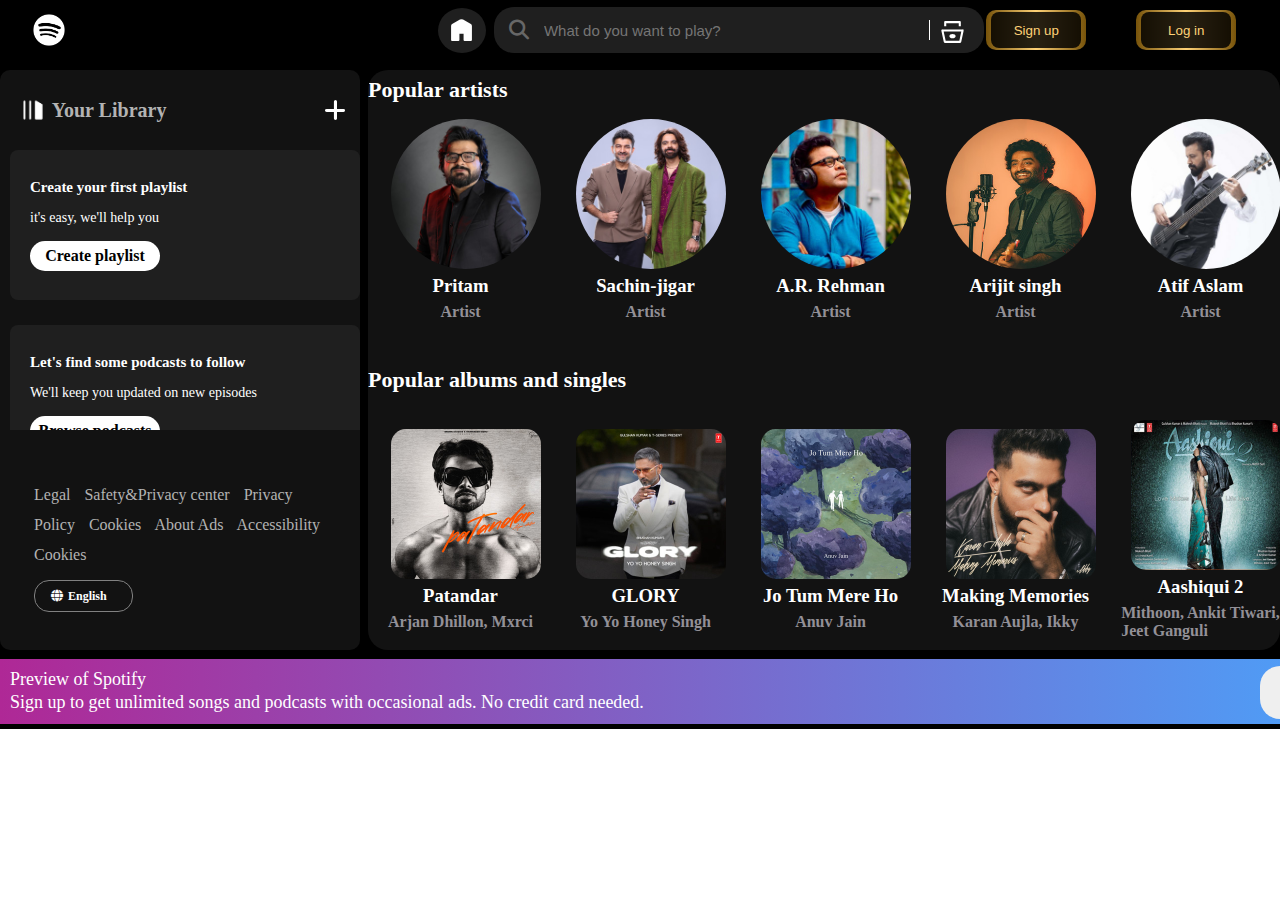
<file: index.html>
<!DOCTYPE html>
<html lang="en">

<head>

  <title>Spotify-Web Player:Music for everyone</title>
  <!-- Link Css Folder Here -->
  <link rel="stylesheet" href="css/style.css">
  <!-- Link Css Folder End -->
  <!-- Link favicon Here-->
  <link rel="shortcut icon" href="SpotifyImg/spotify_logo.webp" type="image/x-icon">
  <!-- Link favicon End-->
  <!-- Link font-awesome Here -->
  <link rel="stylesheet" href="https://cdnjs.cloudflare.com/ajax/libs/font-awesome/6.7.1/css/all.min.css" />
  <!-- Link font-awesome End -->

</head>

<body>

  <main>
         
       <!-- Header box Start  -->

    <div id="spotify-mainBox">


      <header>
        <div class="spotify_logoBox">
          <img src="SpotifyImg/spotify logo.png" alt="">
        </div>

        <div class="navbar-box">

          <div class="home-logoBox">
            <img src="SpotifyImg/asset 50.svg" alt="">
          </div>

          <div class="search-bar">
            <i class="fa-solid fa-magnifying-glass hover"></i>
            <input id="inp" placeholder="What do you want to play?" type="text">
            <div class="browse-box">
              <a href=""> <img src="SpotifyImg/asset 53.svg" alt=""></a>

            </div>

          </div>



        </div>


        <div class="logAndSign-box">
         <a href="Sign_up.html"> <button class="Btn">
          </button></a>
          <a href="Log_In.html"> <button class="Btn1">
            </button></a>
        </div>
      </header>
    </div>

       <!-- Header box End  -->



   <!-- main Container box Start -->

    <section id="main_container">

        <div class="ExtraPosition-box">

          <div class="SignupFree">
              <div class="previewContent">
                 <p style="color: white; font-size: 18px; padding-bottom: 2px;">Preview of Spotify</p>
                 <p style="color: white; font-size: 18px;">Sign up to get unlimited songs and podcasts with occasional ads. No credit card needed.</p>
              </div>

              <div class="SignUpForFree-Btn">
                 <a href="Sign_up.html"> <button class="btnsignFree">Sign up For Free</button></a>
              </div>
             

          </div>

        </div>

      <!-- sidebarLeft box start -->
      <div class="sidebar_box">

        <div class="first_boxSide">
          <div class="firstSide_img">
            <div class="firstBtn_box">
              <img width="28px;" height="28px" src="SpotifyImg/favicon-Photoroom.png" alt="">
              <p style="font-size: 20px;">Your Library</p>
            </div>
            <div class="plues_box">
              <i class="fa-solid fa-plus"></i>
            </div>
          </div>
        </div>

        <div class="sideLeft-main-container">
          <div class="leftPlaylist">
            <h5>Create your first playlist</h5>
            <p>it's easy, we'll help you</p>
            <div class="create-playlist-button">Create playlist</div>
          </div>
          <div class="left-podcast">
            <h5>Let's find some podcasts to follow</h5>
            <p>We'll keep you updated on new episodes</p>
            <div class="create-playlist-button">Browse podcasts</div>
          </div>
        </div>


        <div class="sideLast_box">
          <div class="link_page">

            <a href="https://www.spotify.com/in-en/legal/end-user-agreement/"><span>Legal</span></a>
            <a href="https://www.spotify.com/in-en/safetyandprivacy"><span>Safety&Privacy center</span></a>
            <a href="https://www.spotify.com/in-en/legal/privacy-policy/"><span>Privacy Policy</span></a>
            <a href="https://www.spotify.com/in-en/legal/cookies-policy/"><span>Cookies</span></a>
            <a href="https://www.spotify.com/in-en/legal/privacy-policy/#s3"><span>About Ads</span></a>
            <a href="https://www.spotify.com/in-en/accessibility"><span>Accessibility</span></a> <br>
            <a href="https://www.spotify.com/in-en/legal/cookies-policy/"><span>Cookies</span></a>

            <div class="language"><i style="margin-right: 5px;" class="fa-solid fa-globe"></i>English</div>
          </div>

        </div>

      </div>

      <!-- sidebarLeft box End -->




      <!-- sidebarRight box Start -->

      <div class="rightscroll_box">

        <!-- OneRight box Start -->

        <div class="firstRight_box">
          <div class="firstRight_boxHeading">
            <h1>Popular artists</h1>
            <p>Show all</p>
          </div>

          <div class="album-startBox">
            <div class="pritam">
              <img src="SpotifyImg/asset 0.jpeg" alt="">
              <h3 style="color: white;">Pritam</h3>
              <h4 style="color: #929097;">Artist</h4>
              <div class="playbtn">

              </div>
            </div>


            <div class="pritam">
              <img src="SpotifyImg/asset 1.jpeg" alt="">
              <h3 style="color: white;">Sachin-jigar</h3>
              <h4 style="color: #929097;">Artist</h4>
              <div class="playbtn">

              </div>
            </div>
            <div class="pritam">
              <img src="SpotifyImg/asset 2.jpeg" alt="">
              <h3 style="color: white;">A.R. Rehman</h3>
              <h4 style="color: #929097;">Artist</h4>
              <div class="playbtn">

              </div>
            </div>
            <div class="pritam">
              <img src="SpotifyImg/asset 3.jpeg" alt="">
              <h3 style="color: white;">Arijit singh</h3>
              <h4 style="color: #929097;">Artist</h4>
              <div class="playbtn">

              </div>
            </div>
            <div class="pritam">
              <img src="SpotifyImg/asset 4.jpeg" alt="">
              <h3 style="color: white;">Atif Aslam</h3>
              <h4 style="color: #929097;">Artist</h4>
              <div class="playbtn">

              </div>
            </div>
            <div class="pritam">
              <img src="SpotifyImg/asset 5.jpeg" alt="">
              <h3 style="color: white;">Anirudh Ravichandar</h3>
              <h4 style="color: #929097;">Artist</h4>
              <div class="playbtn">
              </div>
            </div>

          </div>

        </div>
        <!-- OneRight box End -->


        <!-- TwoRight box Start -->

        <div class="firstRight_box">
          <div class="firstRight_boxHeading">
            <h1>Popular albums and singles</h1>
            <p>Show all</p>
          </div>

          <div class="album-startBox">
            <div class="GLORY">
              <img src="SpotifyImg/asset 10.jpeg" alt="">
              <h3 style="color: white;">Patandar</h3>
              <h4 style="color: #929097;">Arjan Dhillon, Mxrci</h4>
              <div class="playbtn">

              </div>
            </div>


            
            <div class="GLORY">
              <img src="SpotifyImg/asset 12.jpeg" alt="">
              <h3 style="color: white;">GLORY</h3>
              <h4 style="color: #929097;">Yo Yo Honey Singh</h4>
              <div class="playbtn">

              </div>
            </div>
            <div class="GLORY">
              <img src="SpotifyImg/asset 13.jpeg" alt="">
              <h3 style="color: white;"> Jo Tum Mere Ho</h3>
              <h4 style="color: #929097;">Anuv Jain</h4>
              <div class="playbtn">

              </div>
            </div>
            <div class="GLORY">
              <img src="SpotifyImg/asset 14.jpeg" alt="">
              <h3 style="color: white;"> Making Memories</h3>
              <h4 style="color: #929097;">Karan Aujla, Ikky</h4>
              <div class="playbtn">

              </div>
            </div>

            <div class="GLORY">
              <img src="SpotifyImg/asset 11.jpeg" alt="">
              <h3 style="color: white;">Aashiqui 2</h3>
              <h4 style="color: #929097;">Mithoon, Ankit Tiwari, <br> Jeet Ganguli</h4>
              <div class="playbtn">

              </div>
            </div>

            <div class="GLORY">
              <img src="SpotifyImg/asset 15.jpeg" alt="">
              <h3 style="color: white;">Yeh Jawani Hai <br> Deewani </h3>
              <h4 style="color: #929097;">Pritam</h4>
              <div class="playbtn">
              </div>
            </div>

          </div>

        </div>

        <!-- TwoRight box End -->


        <!-- threeRight box Start -->

        <div class="firstRight_box">
          <div class="firstRight_boxHeading">
            <h1>Popular radio</h1>
            <p>Show all</p>
          </div>

          <div class="album-startBox">
            <div class="GLORY">
              <img src="SpotifyImg/asset 19.jpeg" alt="">
              <p style="color:#929097;">With Sachin-Jigar, <br> Amit Trivedi, Mithoo... </p>
              <div class="playbtn">

              </div>
            </div>


            
            <div class="GLORY">
              <img src="SpotifyImg/asset 20.jpeg" alt="">
              <p style="color:#929097;">With Shubh, Karan <br> Aujla, AP Dhillon and...</p>
              <div class="playbtn">

              </div>
            </div>
            <div class="GLORY">
              <img src="SpotifyImg/asset 21.jpeg" alt="">
              <p style="color:#929097;">With Armaan Malik,  <br>  Mohit Chauhan,...</p>
              <div class="playbtn">

              </div>
            </div>
            <div class="GLORY">
              <img src="SpotifyImg/asset 22.jpeg" alt="">
              <p style="color:#929097;">With A.R. Rahman, Atif  <br> Aslam, Amit Trivedi...</p>
              <div class="playbtn">

              </div>
            </div>

            <div class="GLORY">
              <img src="SpotifyImg/asset 23.jpeg" alt="">
              <p style="color:#929097;">With Calvin Harris, <br> Avicii, Flo Rida and...</p>
              <div class="playbtn">

              </div>
            </div>

            <div class="GLORY">
              <img src="SpotifyImg/asset 24.jpeg" alt="">
              <p style="color: #929097;"> With Abhijeet, Asha  <br>  Bhosle, Jatin-Lalit an...  </p>
              <div class="playbtn">
              </div>
            </div>

          </div>

        </div>  
         
        <!-- threeRight box End -->


        <!-- fourRight box Start -->

        <div class="firstRight_box">
          <div class="firstRight_boxHeading">
            <h1>Featured Charts</h1>
            <p>Show all</p>
          </div>

          <div class="album-startBox">
            <div class="GLORY">
              <img src="SpotifyImg/asset 29.jpeg" alt="">
              <p style="color:#929097;">Your weekly update of  <br>  the most played... </p>
              <div class="playbtn">

              </div>
            </div>


            
            <div class="GLORY">
              <img src="SpotifyImg/asset 30.jpeg" alt="">
              <p style="color:#929097;">Your weekly update of  <br> the most played... </p>
              <div class="playbtn">

              </div>
            </div>
            <div class="GLORY">
              <img src="SpotifyImg/asset 31.jpeg" alt="">
              <p style="color:#929097;">Your daily update of   <br>  the most played... </p>
              <div class="playbtn">

              </div>
            </div>
            <div class="GLORY">
              <img src="SpotifyImg/asset 32.jpeg" alt="">
              <p style="color:#929097;">Your daily update of  <br> the most played... </p>
              <div class="playbtn">

              </div>
            </div>

            <div class="GLORY">
              <img src="SpotifyImg/asset 33.jpeg" alt="">
              <p style="color:#929097;">Your daily update of  <br> the most viral tracks... </p>
              <div class="playbtn">

              </div>
            </div>

            <div class="GLORY">
              <img src="SpotifyImg/asset 34.jpeg" alt="">
              <p style="color: #929097;">Your daily update of  <br>  the most viral tracks... </p>
              <div class="playbtn">
              </div>
            </div>

          </div>

        </div> 
        
        <!-- fourRight box end -->
        

        <!-- fiveRight box Start -->


        <div class="firstRight_box">
          <div class="firstRight_boxHeading">
            <h1> Playlists from our Editors</h1>
            <p>Show all</p>
          </div>

          <div class="album-startBox">
            <div class="GLORY">
              <img src="SpotifyImg/asset 35.jpeg" alt="">
              <p style="color:#929097;">The perfect   <br>   soundtracks to those... </p>
              <div class="playbtn">

              </div>
            </div>


            
            <div class="GLORY">
              <img src="SpotifyImg/asset 36.jpeg" alt="">
              <p style="color:#929097;">Cold beer. hot wings.  <br>  Great rock. </p>
              <div class="playbtn">

              </div>
            </div>
            <div class="GLORY">
              <img src="SpotifyImg/asset 37.jpeg" alt="">
              <p style="color:#929097;"> Perfect music for  <br> perfect food.   </p>
              <div class="playbtn">

              </div>
            </div>
            <div class="GLORY">
              <img src="SpotifyImg/asset 38.jpeg" alt="">
              <p style="color:#929097;"> Gettin'figgy with it,  <br> bana-na-na-nanana </p>
              <div class="playbtn">

              </div>
            </div>

            <div class="GLORY">
              <img src="SpotifyImg/asset 39.jpeg" alt="">
              <p style="color:#929097;"> Gentle Indie songs for  <br>  a relaxed dinner. </p>
              <div class="playbtn">

              </div>
            </div>

            <div class="GLORY">
              <img src="SpotifyImg/asset 40.jpeg" alt="">
              <p style="color: #929097;"> The gentle sound of  <br>  some of the greatest... </p>
              <div class="playbtn">
              </div>
            </div>

          </div>

        </div>  

        <!-- fiveRight box end -->


        <!-- footer Box start -->
       
        <footer class="footer">
          <div class="footer-column">
              <h3>Company</h3>
              <ul>
                  <li><a href="#">About</a></li>
                  <li><a href="#">Jobs</a></li>
                  <li><a href="#">For the Record</a></li>
              </ul>
          </div>
          <div class="footer-column">
              <h3>Communities</h3>
              <ul>
                  <li><a href="#">For Artists</a></li>
                  <li><a href="#">Developers</a></li>
                  <li><a href="#">Advertising</a></li>
                  <li><a href="#">Investors</a></li>
                  <li><a href="#">Vendors</a></li>
              </ul>
          </div>
          <div class="footer-column">
              <h3>Useful links</h3>
              <ul>
                  <li><a href="#">Support</a></li>
                  <li><a href="#">Free Mobile App</a></li>
              </ul>
          </div>
          <div class="footer-column">
              <h3>Spotify Plans</h3>
              <ul>
                  <li><a href="#">Premium Individual</a></li>
                  <li><a href="#">Premium Duo</a></li>
                  <li><a href="#">Premium Family</a></li>
                  <li><a href="#">Premium Student</a></li>
                  <li><a href="#">Spotify Free</a></li>
              </ul>
          </div>
          <div class="footer-social">
              <a href="#"><i class="fab fa-instagram"></i></a>
              <a href="#"><i class="fab fa-twitter"></i></a>
              <a href="#"><i class="fab fa-facebook"></i></a>
          </div>
      </footer>
      <div class="footer-bottom">
          &copy; 2024 Spotify AB
      </div>

        <!-- footer Box start -->

 
  


      </div>

      <!-- sidebarRight box End -->


    </section>

   <!-- main Container box End -->

      



  </main>


</body>

</html>
</file>
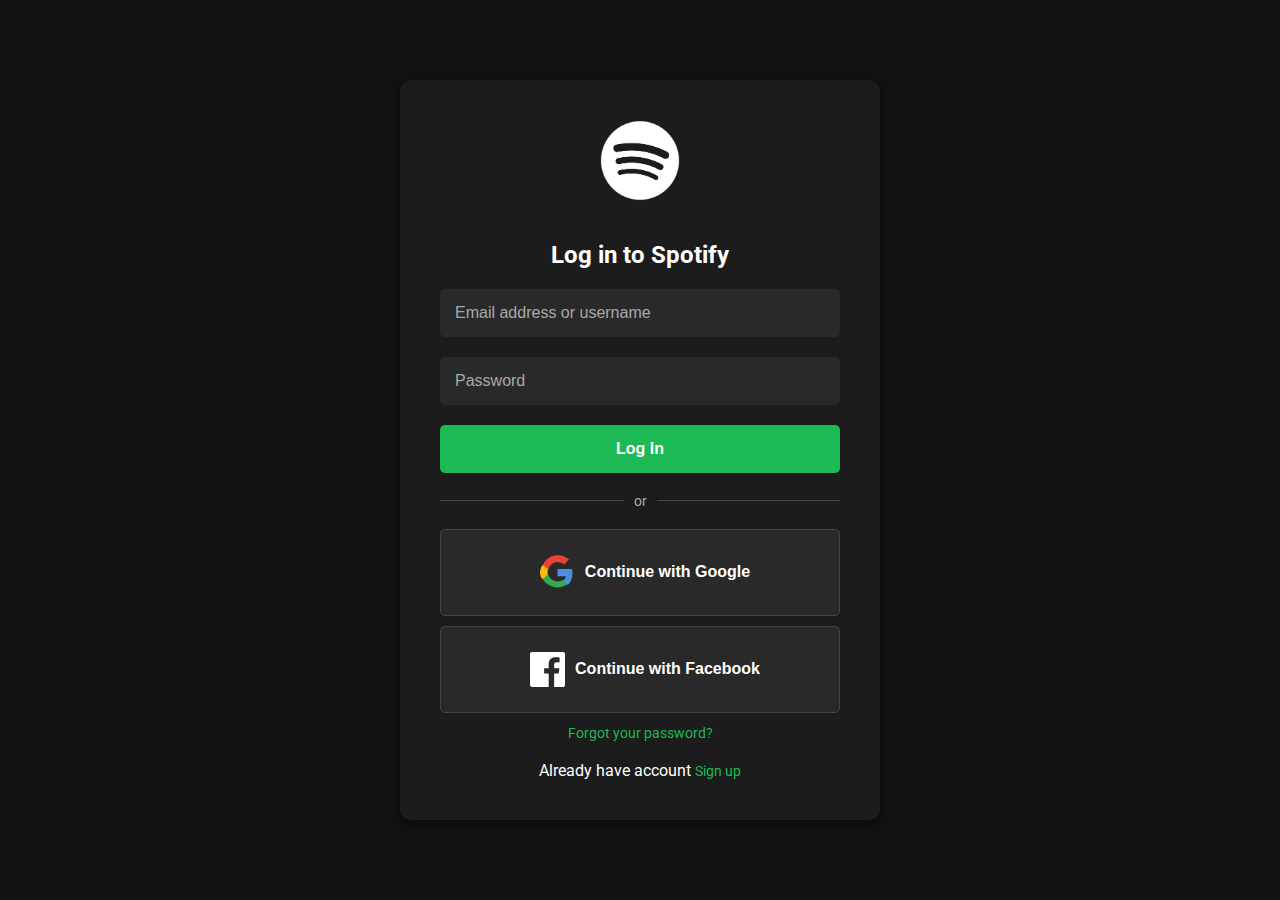
<file: Log_In.html>
<!DOCTYPE html>
<html lang="en">
<head>
    <meta charset="UTF-8">
    <meta name="viewport" content="width=device-width, initial-scale=1.0">
    <title>Spotify Login</title>
    <link href="https://fonts.googleapis.com/css2?family=Roboto:wght@400;500;700&display=swap" rel="stylesheet">
    <style>
        body {
            margin: 0;
            font-family: 'Roboto', sans-serif;
            background-color: #121212;
            display: flex;
            justify-content: center;
            align-items: center;
            height: 100vh;
            color: white;
        }

        .login-container {
            background-color: #1c1c1c;
            border-radius: 10px;
            padding: 40px;
            width: 100%;
            max-width: 400px;
            box-shadow: 0 4px 12px rgba(0, 0, 0, 0.5);
            text-align: center;
        }

        .login-container img {
            width: 80px;
            margin-bottom: 20px;
        }

        .login-container h1 {
            font-size: 24px;
            font-weight: 700;
            margin-bottom: 20px;
        }

        .login-container form {
            display: flex;
            flex-direction: column;
        }

        .login-container input[type="text"],
        .login-container input[type="password"] {
            background-color: #292929;
            border: none;
            padding: 15px;
            margin-bottom: 20px;
            border-radius: 5px;
            font-size: 16px;
            color: white;
        }

        .login-container input::placeholder {
            color: #aaaaaa;
        }

        .login-container button {
            background-color: #1db954;
            border: none;
            padding: 15px;
            border-radius: 5px;
            font-size: 16px;
            font-weight: 700;
            color: white;
            cursor: pointer;
            transition: background-color 0.3s ease;
        }

        .login-container button:hover {
            /* background-color: #1ed760; */
            border: 2px solid white;
        }

        .login-container a {
            color: #1db954;
            text-decoration: none;
            font-size: 14px;
        }

        .login-container a:hover {
            text-decoration: underline;
        }

        .divider {
            display: flex;
            align-items: center;
            margin: 20px 0;
        }

        .divider::before,
        .divider::after {
            content: "";
            flex: 1;
            height: 1px;
            background-color: #444;
        }

        .divider span {
            margin: 0 10px;
            font-size: 14px;
            color: #aaaaaa;
        }

        .social-login {
            display: flex;
            flex-direction: column;
        }

        .social-login button {
            background-color: #292929;
            margin-bottom: 10px;
            display: flex;
            align-items: center;
            justify-content: center;
            border: 1px solid #444;
        }

        .social-login button img {
            width: 20px;
            margin-right: 10px;
        }
    </style>
</head>
<body>
    <div class="login-container">
        <img src="SpotifyImg/spotify logo.png" alt="Spotify Logo">
        <h1>Log in to Spotify</h1>
        <form>
            <input type="text" placeholder="Email address or username" required>
            <input type="password" placeholder="Password" required>
            <button type="submit">Log In</button>
        </form>
        <div class="divider"><span>or</span></div>
        <div class="social-login">
            <button>
                <svg style="width:35px; margin:10px;"  xmlns="http://www.w3.org/2000/svg" viewBox="0 0 48 48" fill="none">
                    <path  fill="#EA4335" d="M24 9.5c3.43 0 6.53 1.17 9.01 3.38l6.74-6.74C35.43 2.63 30.02.5 24 .5 14.61.5 6.56 6.58 3.42 15.08l7.77 6.03C13.03 13.42 18.05 9.5 24 9.5z" />
                    <path fill="#34A853" d="M24 44.5c5.48 0 10.47-1.85 14.4-5.01l-7.04-5.71c-2.07 1.37-4.77 2.21-7.36 2.21-5.99 0-11.09-4.06-12.9-9.63l-7.76 6.01C6.76 38.94 14.89 44.5 24 44.5z" />
                    <path fill="#4A90E2" d="M44.5 24c0-1.64-.14-3.23-.41-4.76H24v9.76h11.59c-.5 2.6-2.07 4.82-4.28 6.3l7.04 5.71c4.23-3.9 6.15-9.63 6.15-16.01z" />
                    <path fill="#FBBC05" d="M11.1 28.38c-.45-1.34-.7-2.76-.7-4.38 0-1.61.25-3.03.7-4.38l-7.76-6.02C1.14 17.38 0 20.57 0 24c0 3.43 1.14 6.62 3.34 9.02l7.76-6.02z" />
                </svg>
                Continue with Google
            </button>
            <button>
                <svg style="width:35px; margin:10px;" xmlns="http://www.w3.org/2000/svg" viewBox="0 0 24 24" fill="white">
                    <path d="M22.675 0h-21.35C.6 0 0 .6 0 1.325v21.351C0 23.4.6 24 1.325 24h11.495v-9.294H9.692v-3.622h3.128V8.413c0-3.1 1.894-4.788 4.66-4.788 1.324 0 2.462.099 2.795.144v3.24h-1.918c-1.504 0-1.795.715-1.795 1.762v2.312h3.59l-.467 3.622h-3.123V24h6.116c.725 0 1.325-.6 1.325-1.324V1.325C24 .6 23.4 0 22.675 0z" />
                </svg>
                Continue with Facebook
            </button>
           
        </div>
       
        <a href="#">Forgot your password?</a> <br><br>
        <span>Already have account <a href="Sign_up.html">Sign up</a></span>
    </div>
</body>
</html>
</file>
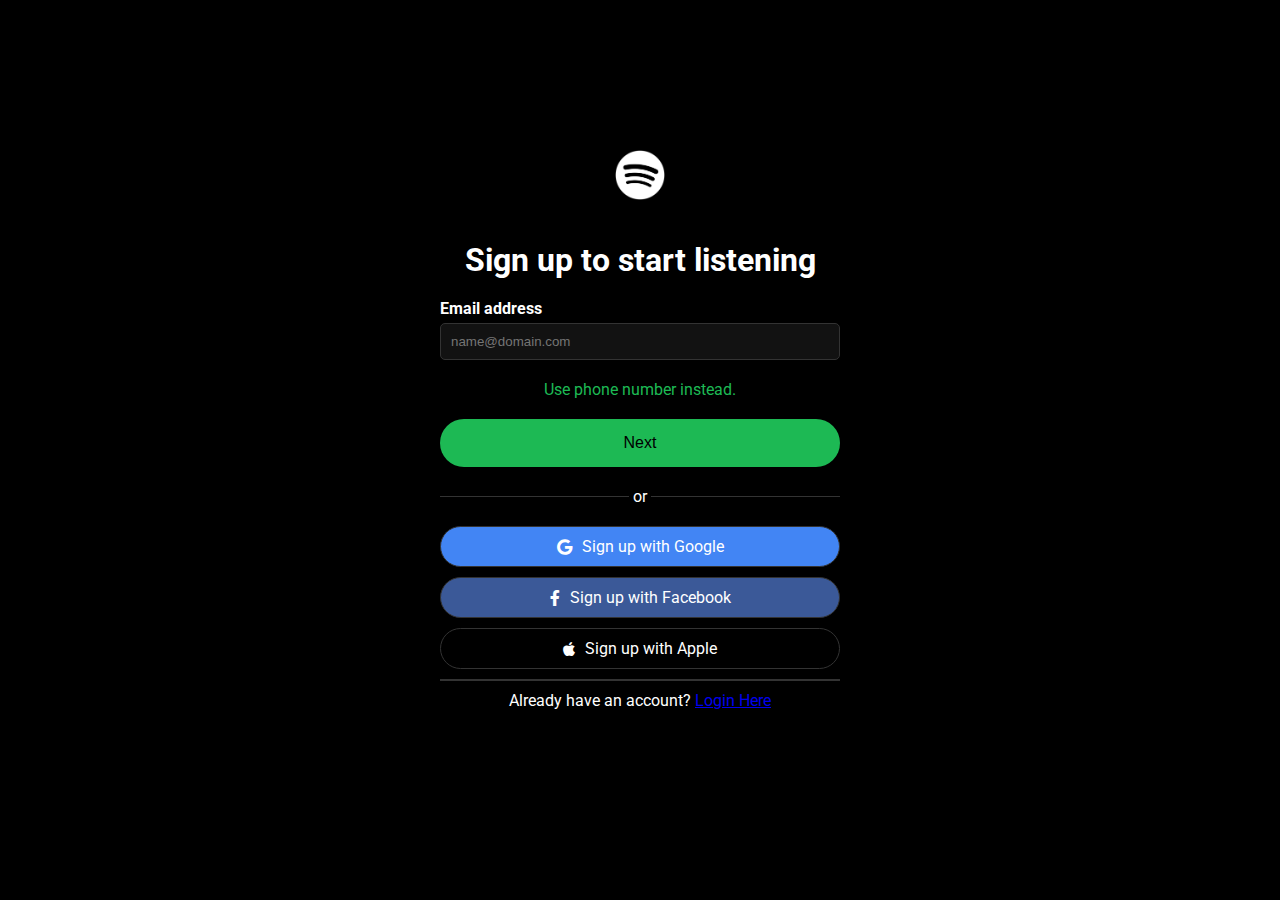
<file: Sign_up.html>
<html>
 <head>
  <title>
   Sign Up
  </title>
  <link href="https://cdnjs.cloudflare.com/ajax/libs/font-awesome/5.15.3/css/all.min.css" rel="stylesheet"/>
  <link href="https://fonts.googleapis.com/css2?family=Roboto:wght@400;700&amp;display=swap" rel="stylesheet"/>
  <style>
   body {
            background-color: #000;
            color: #fff;
            font-family: 'Roboto', sans-serif;
            display: flex;
            justify-content: center;
            align-items: center;
            height: 100vh;
            margin: 0;
        }
        .container {
            text-align: center;
            width: 100%;
            height: 600px;
            max-width: 400px;
            /* background-color: red; */
            padding: 20px;
        }
        .logo img {
            width: 50px;
            margin-bottom: 20px;
        }
        h1 {
            font-size: 2em;
            margin-bottom: 20px;
        }
        .input-group {
            margin-bottom: 20px;
        }
        .input-group label {
            display: block;
            text-align: left;
            margin-bottom: 5px;
            font-weight: bold;
        }
        .input-group input {
            width: 100%;
            padding: 10px;
            border: 1px solid #333;
            border-radius: 5px;
            background-color: #121212;
            color: #fff;
        }
        .link {
            color: #1DB954;
            text-decoration: none;
            display: block;
            margin-bottom: 20px;
        }
        .btn {
            background-color: #1DB954;
            color: #000;
            padding: 15px;
            border: none;
            border-radius: 50px;
            width: 100%;
            font-size: 1em;
            cursor: pointer;
            margin-bottom: 20px;
        }
        .divider {
            display: flex;
            align-items: center;
            text-align: center;
            margin-bottom: 20px;
        }
        .divider::before, .divider::after {
            content: '';
            flex: 1;
            border-bottom: 1px solid #333;
        }
        .divider:not(:empty)::before {
            margin-right: .25em;
        }
        .divider:not(:empty)::after {
            margin-left: .25em;
        }
        .social-btn {
            display: flex;
            align-items: center;
            justify-content: center;
            padding: 10px;
            border: 1px solid #333;
            border-radius: 50px;
            margin-bottom: 10px;
            cursor: pointer;
            text-decoration: none;
            color: #fff;
        }
        .social-btn i {
            margin-right: 10px;
        }
        .social-btn.google {
            background-color: #4285F4;
        }
        .social-btn.facebook {
            background-color: #3b5998;
        }
        .social-btn.apple {
            background-color: #000;
        }

        .already{
            border-top: 2px solid #333;
            padding: 10px;
        }
  </style>
 </head>
 <body>
  <div class="container">
   <div class="logo">
    <img alt="Spotify logo" height="50" src="SpotifyImg/spotify logo.png" width="50"/>
   </div>
   <h1>
    Sign up to start listening
   </h1>
   <div class="input-group">
    <label for="email">
     Email address
    </label>
    <input id="email" placeholder="name@domain.com" type="email"/>
   </div>
   <a class="link" href="#">
    Use phone number instead.
   </a>
   <button class="btn">
    Next
   </button>
   <div class="divider">
    or
   </div>
   <a class="social-btn google" href="#">
    <i class="fab fa-google">
    </i>
    Sign up with Google
   </a>
   <a class="social-btn facebook" href="#">
    <i class="fab fa-facebook-f">
    </i>
    Sign up with Facebook
   </a>
   <a class="social-btn apple" href="#">
    <i class="fab fa-apple">
    </i>
    Sign up with Apple
   </a>


   <div class="already">
    <span>Already have an account? <a href="Log_In.html">Login Here</a></span>

  </div>
  </div>

  
 </body>
</html>
</file>
<file: css/style.css>
* {
  padding: 0;
  margin: 0;
  box-sizing: border-box;
}
a {
  color: inherit;
  text-decoration: none;
}

#spotify-mainBox {
  width: 100%;
  height: 70px;
  background-color: #000000;
}

header {
  width: 100%;
  height: 60px;
  display: flex;
  justify-content: space-between;
  align-items: center;
}

.spotify_logoBox {
  width: 100px;
  height: 100%;
  display: flex;
  justify-content: center;
  align-items: center;
}
.spotify_logoBox img {
  width: 32px;
  height: 32px;
}

.navbar-box {
  width: 560px;
  height: 100%;
  margin-left: 340px;
  display: flex;
  align-items: center;
  gap: 8px;
}

.home-logoBox {
  width: 48px;
  height: 45px;
  background-color: #1f1f1f;
  font-size: 20px;
  display: flex;
  align-items: center;
  justify-content: center;
  border-radius: 50%;
  cursor: pointer;
}
.home-logoBox img {
  width: 25px;
  height: 25px;
  filter: invert(1);
}

.search-bar {
  width: 490px;
  height: 46px;
  background-color: #1f1f1f;
  font-size: 20px;
  display: flex;
  align-items: center;
  justify-content: space-around;
  color: #676767;
  border-radius: 20px;
  padding: 8px;
  cursor: pointer;
  transition: all 0.1s ease-in;
}

.hover:hover {
  filter: invert();
}

.search-bar:hover {
  border: 1px solid white;
  background-color: #2a2a2a;
  box-shadow: inset 0 0 0 1px var(--essential-base, #000000);
}

#inp {
  width: 370px;
  height: 100%;
  background-color: #1f1f1f;
  border: none;
  color: #b3b3b3;
  padding: 22px;
  padding-left: 0px;
  font-size: 15px;
  outline: none;
  transition: all 0.1s ease-in;
}

#inp:hover {
  background-color: #2a2a2a;
}

.browse-box {
  width: 40px;
  height: 20px;
  border-left: 1px solid white;
}

.browse-box img {
  width: 25px;
  filter: invert();
  margin-left: 10px;
}

.logAndSign-box {
  width: 300px;
  height: 60px;
  display: flex;
  align-items: center;
  gap: 50px;
}

/* From Uiverse.io */
.Btn {
  width: 100px;
  height: 40px;
  border: none;
  border-radius: 10px;
  background: linear-gradient(
    to right,
    #77530a,
    #ffd277,
    #77530a,
    #77530a,
    #ffd277,
    #77530a
  );
  background-size: 250%;
  background-position: left;
  color: #ffd277;
  position: relative;
  display: flex;
  align-items: center;
  justify-content: center;
  cursor: pointer;
  transition-duration: 1s;
  overflow: hidden;
}

.Btn::before {
  position: absolute;
  content: "Sign up";
  color: #ffd277;
  display: flex;
  align-items: center;
  justify-content: center;
  width: 90%;
  height: 90%;
  border-radius: 8px;
  transition-duration: 1s;
  background-color: rgba(0, 0, 0, 0.842);
  background-size: 200%;
}

.Btn:hover {
  background-position: right;
  transition-duration: 1s;
}

.Btn:hover::before {
  background-position: right;
  transition-duration: 1s;
}

.Btn:active {
  transform: scale(0.95);
}

/* From Uiverse.io */
.Btn1 {
  width: 100px;
  height: 40px;
  border: none;
  border-radius: 10px;
  background: linear-gradient(
    to right,
    #77530a,
    #ffd277,
    #77530a,
    #77530a,
    #ffd277,
    #77530a
  );
  background-size: 250%;
  background-position: left;
  color: #ffd277;
  position: relative;
  display: flex;
  align-items: center;
  justify-content: center;
  cursor: pointer;
  transition-duration: 1s;
  overflow: hidden;
}

.Btn1::before {
  position: absolute;
  content: "Log in";
  color: #ffd277;
  display: flex;
  align-items: center;
  justify-content: center;
  width: 90%;
  height: 90%;
  border-radius: 8px;
  transition-duration: 1s;
  background-color: rgba(0, 0, 0, 0.842);
  background-size: 200%;
}

.Btn1:hover {
  background-position: right;
  transition-duration: 1s;
}

.Btn1:hover::before {
  background-position: right;
  transition-duration: 1s;
}

.Btn1:active {
  transform: scale(0.95);
}


.ExtraPosition-box{
  width: 100%;
  height: 65px;
  background-image: linear-gradient(90deg, #af2896, #509bf5);
  position: absolute;
  bottom: 5px;
  left: 0px;
}


.SignupFree{
  width: 1510px;
  height: 65px;
  margin:  auto;
  padding: 10px;
  display: flex;
  cursor: pointer;

}

.previewContent{
  width: 1250px;
  height: 100%;
}

.SignUpForFree-Btn{
  width: 200px;
  height: 100%;
  position: relative;

}


.btnsignFree {
  padding: 18px 40px;
  border-radius: 20px;
  outline: none;
  border: none;
  font-size: 15px;
  font-weight: bold;
  position: absolute;
  bottom: -5px;
  left: 0px;
  cursor: pointer;

}

#main_container{
  width: 100%;
  height: 659px;
  background-color: #000000;
  display: flex;
  position: relative;
}

.sidebar_box {
  padding-left: 10px;
  width: 380px;
  height: 580px;
  /* border: 2px solid blue; */
  border-radius: 10px;
  background-color:#121212;
  border-radius: 10px;
}

.first_boxSide {
  width: 100%;
  height: 80px;
  display: flex;
  justify-content: center;
  align-items: center;
}

.firstSide_img {
  width: 95%;
  height: 70px;
  display: flex;
}

.firstBtn_box {
  width: 90%;
  height: 100%;
  display: flex;
  align-items: center;
}

.firstBtn_box p {
  font-size: 15px;
  color: #b3b3b3;
  font-weight: 600;
  margin-left: 5px;
}

.plues_box {
  width: 10%;
  height: 50%;
  margin-top: 18px;
  border-radius: 20px;
  display: flex;
  justify-content: center;
  align-items: center;
  transition: 0.5s;
}
.plues_box i {
  font-size: 25px;
  filter: invert();
}

.plues_box:hover {
  background-color: #000000;
}

.sideLeft-main-container {
  width: 100%;
  height: 280px;
  overflow: auto;
  scrollbar-color: hsla(0, 0%, 100%, 0.3) transparent;
}

.leftPlaylist {
  width: 350px;
  height: 150px;
  margin: auto;
  border-radius: 8px;
  background-color: #1f1f1f;
  color: white;
  padding: 22px 20px;
  display: flex;
  flex-direction: column;
  justify-content: space-around;
}

.leftPlaylist h5{
  font-size: 15px;
}

.leftPlaylist p {
  font-size: 14px;
}

.create-playlist-button {
  width: 130px;
  height: 30px;
  display: flex;
  justify-content: center;
  align-items: center;
  border-radius: 20px;
  font-size: 16px;
  font-weight: 600;
  background-color: white;
  color: black;
  cursor: pointer;
}

.left-podcast {
  width: 350px;
  height: 150px;
  margin: auto;
  background-color: #1f1f1f;
  color: white;
  padding: 22px 20px;
  display: flex;
  flex-direction: column;
  justify-content: space-around;
  border-radius: 8px;
  margin-top: 25px;
  margin-bottom: 20px;
}

.left-podcast h5 {
    font-size: 15px;
}

.left-podcast p {
  font-size: 14px;


}

.sideLast_box {
  width: 350px;
  height: 150px;
  margin-top: 50px;
}

.link_page {
  width: 100%;
  height: 100px;
  margin-top: 10px;
  padding: 0px 24px;
}

.link_page a {
  color: #b3b3b3;
  margin-right: 10px;
  line-height: 30px;
}

.language {
  width: 99px;
  height: 32px;
  border: 1px solid #818181;
  border-radius: 15px;
  color: white;
  font-size: 12px;
  padding: 8px 16px;
  font-weight: 700;
  margin-top: 10px;
}

.rightscroll_box {
  width: 1170px;
  height: 580px;
  background-color:#121212;
  margin-left: 8px;
  border-radius: 20px;
  overflow: auto;
  scrollbar-color: hsla(0, 0%, 100%, .3) transparent;
}


.firstRight_box{
   width: 100%;
   height: 290px;
   
}

.firstRight_boxHeading{
  width: 1110px;
  height: 40px;
  margin: auto;
  display: flex;
  justify-content: space-between;
  align-items: center;

}

.firstRight_boxHeading h1{
  font-size: 22px;
  color: #ffffff;
  cursor: pointer;
}

.firstRight_boxHeading h1:hover{
  text-decoration: 2px underline;
}

.firstRight_boxHeading p{
  font-size: 17px;
    font-weight: 700;
    color: #b3b3b3;
    cursor: pointer;
}


.album-startBox{
   width: 1110px;
   height: 230px;
   margin: auto;
   display: flex;
   justify-content: space-around;
}


/* FirstRight box Start */


.pritam{
  width: 180px;
  height: 220px;
  /* background-color: yellow; */
  display: flex;
  flex-direction: column;
  gap: 6px;
  justify-content: center;
  align-items: center;
  transition: 1s;
  position: relative;
}

.pritam img {
  width: 150px;
  height: 150px;
  border-radius: 50%;
  margin-left: 10px;
}

.playbtn{
  width: 48px;
  height: 48px;
  background-color: #1ed760;
  background-image: url("../SpotifyImg/asset\ 64.svg");
  background-size: 25px;
  background-position: center;
  background-repeat: no-repeat;
   border-radius: 50%;
  position: absolute;
  top: 100px;
  left: 115px;
  transition: 300ms; 
  opacity: 0;
}

.pritam:hover .playbtn{
   opacity: 1;
}

.pritam:hover{
  background-color: #1F1F1F;
  cursor: pointer;
  border-radius: 10px;
}

/* FirstRight box End */


/* secondRight box Start */



.GLORY{
  width: 180px;
  height: 220px;
  /* background-color: yellow; */
  /* padding-top: 20px; */
  margin-top: 20px;
  display: flex;
  flex-direction: column;
  gap: 6px;
  justify-content: center;
  align-items: center;
  transition: 1s;
  position: relative;
}

.GLORY img {
  width: 150px;
  height: 150px;
  border-radius: 10%;
  margin-left: 10px;
}

.GLORY:hover .playbtn{
  opacity: 1;

}

.GLORY:hover{
  background-color: #1F1F1F;
  cursor: pointer;
  border-radius: 10px;
}
/* secondRight box end */




/* footer box css start  */
.footer {
  padding: 40px 40px;
  display: flex;
  justify-content: space-between;
  flex-wrap: wrap;
}

.footer-column h3 {
  margin-bottom: 20px;
  color: white;
}
.footer-column ul {
  list-style: none;
  padding: 0;
}
.footer-column ul li {
  margin-bottom: 8px;
}
.footer-column ul li a {
  color:#FFFFFF;
  text-decoration: none;
  font-size: 14px;
}
.footer-column ul li a:hover {
  text-decoration: underline;
}

.footer-social {
  display: flex;
  align-items: center;
}
.footer-social a {
  color: #fff;
  font-size: 25px;
  margin-left: 15px;
  text-decoration: none;
}
.footer-bottom {
  /* text-align: center; */
  padding: 30px 10px;
  border-top: 1px solid #333;
  margin-top: 20px;
  margin-bottom: 40px;
  color: white;
}


/* footer box css End  */
</file>
